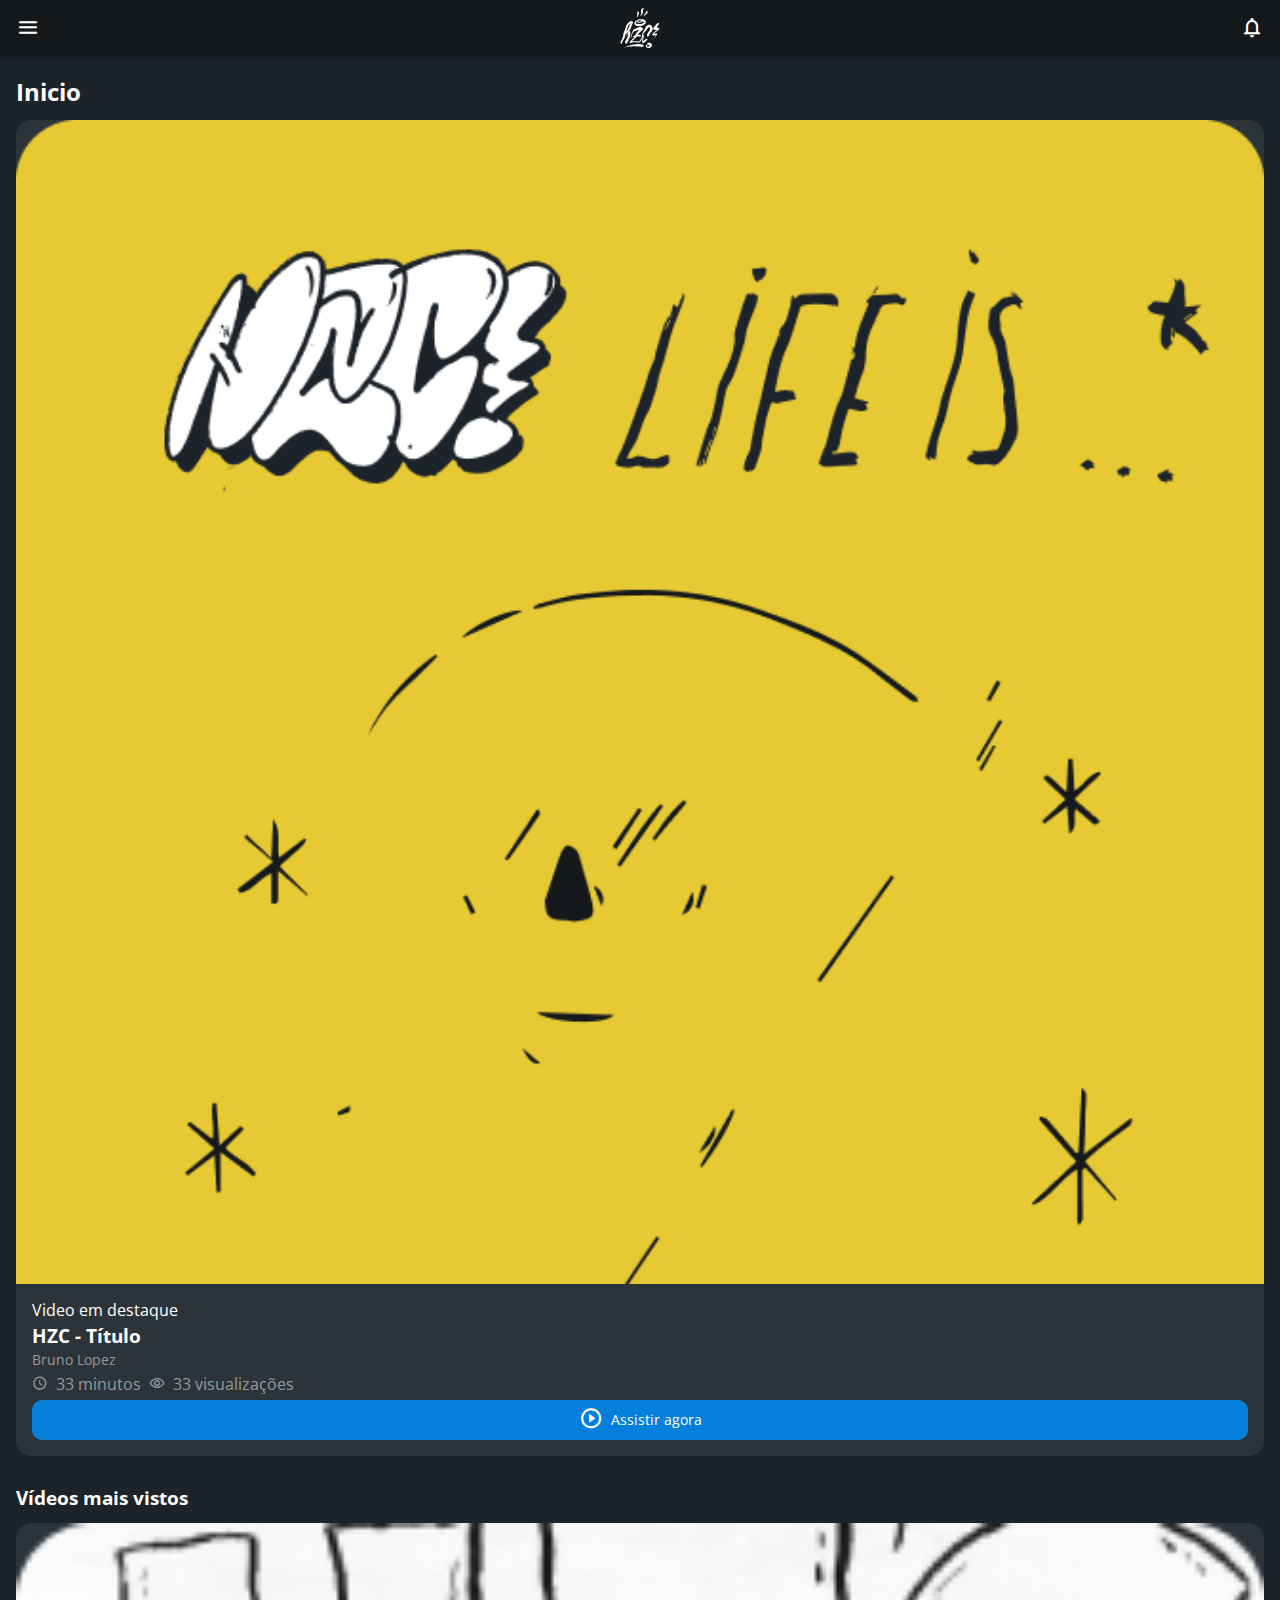
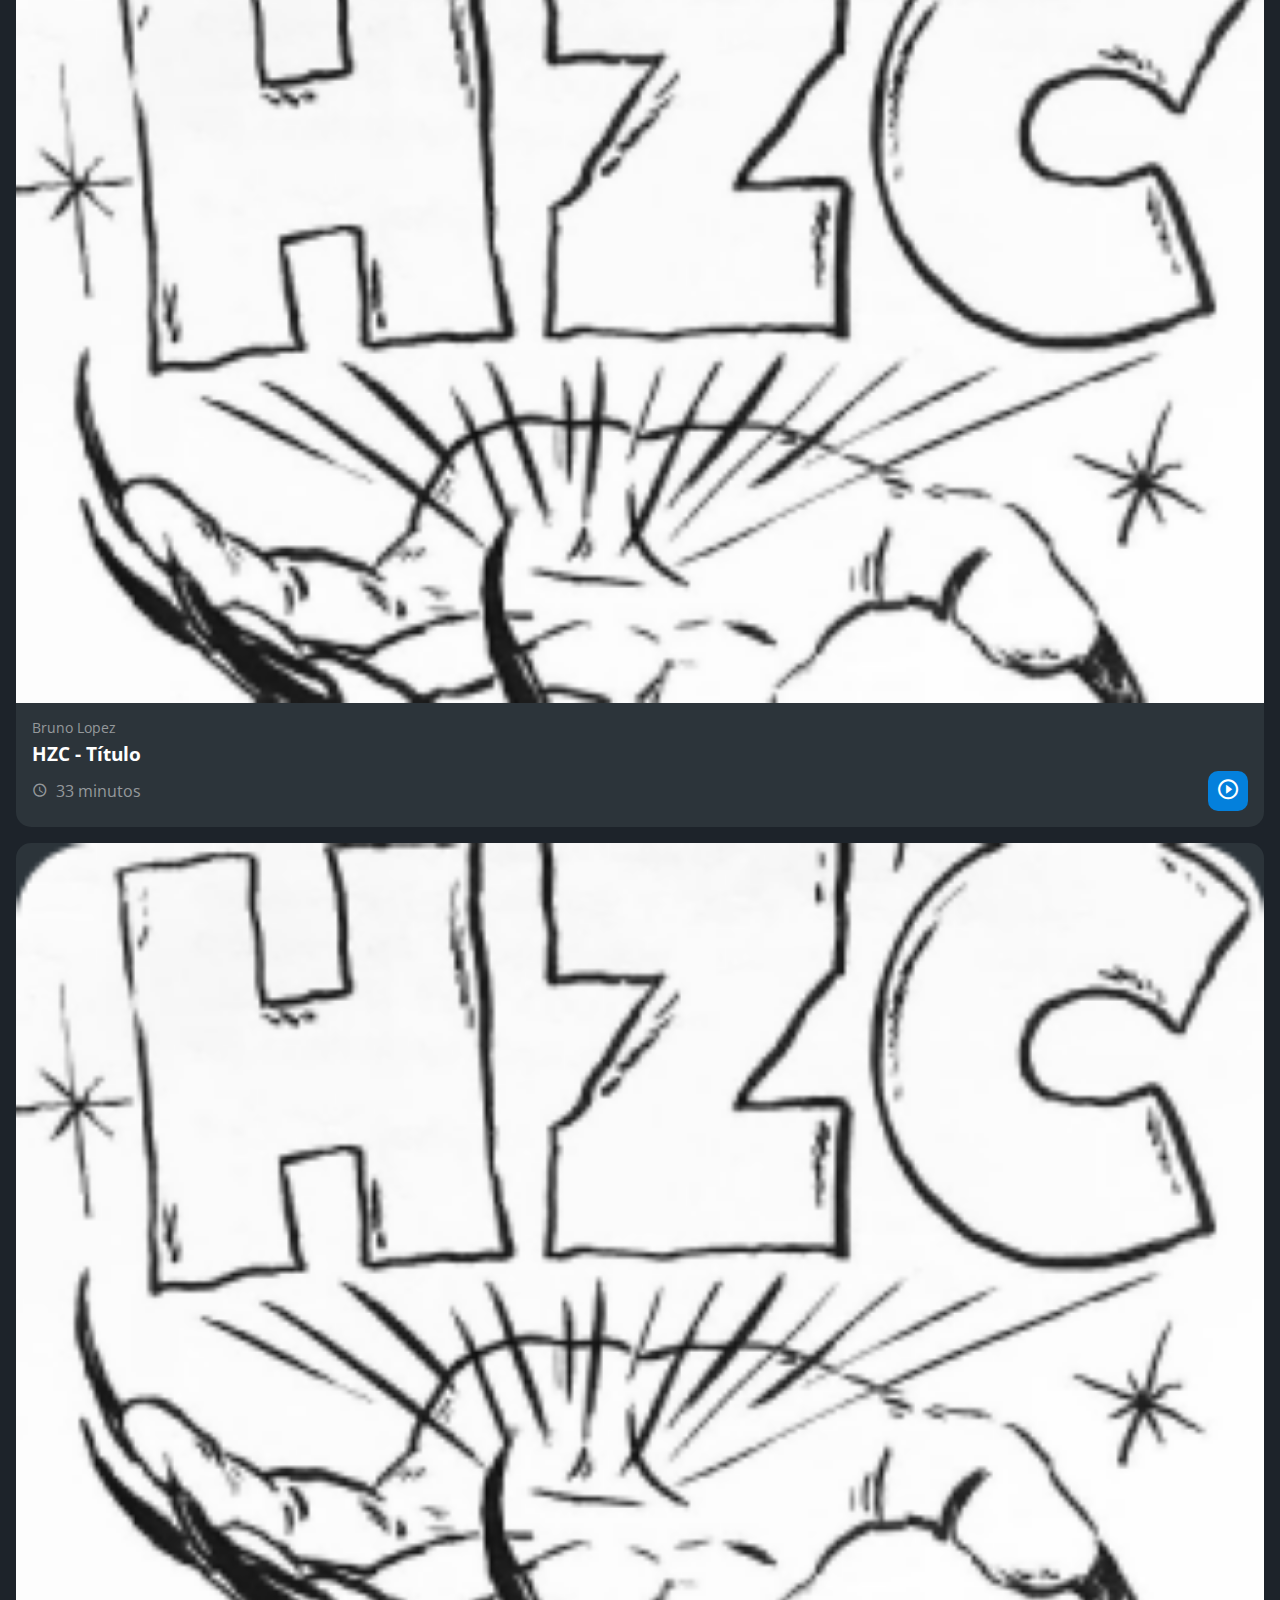
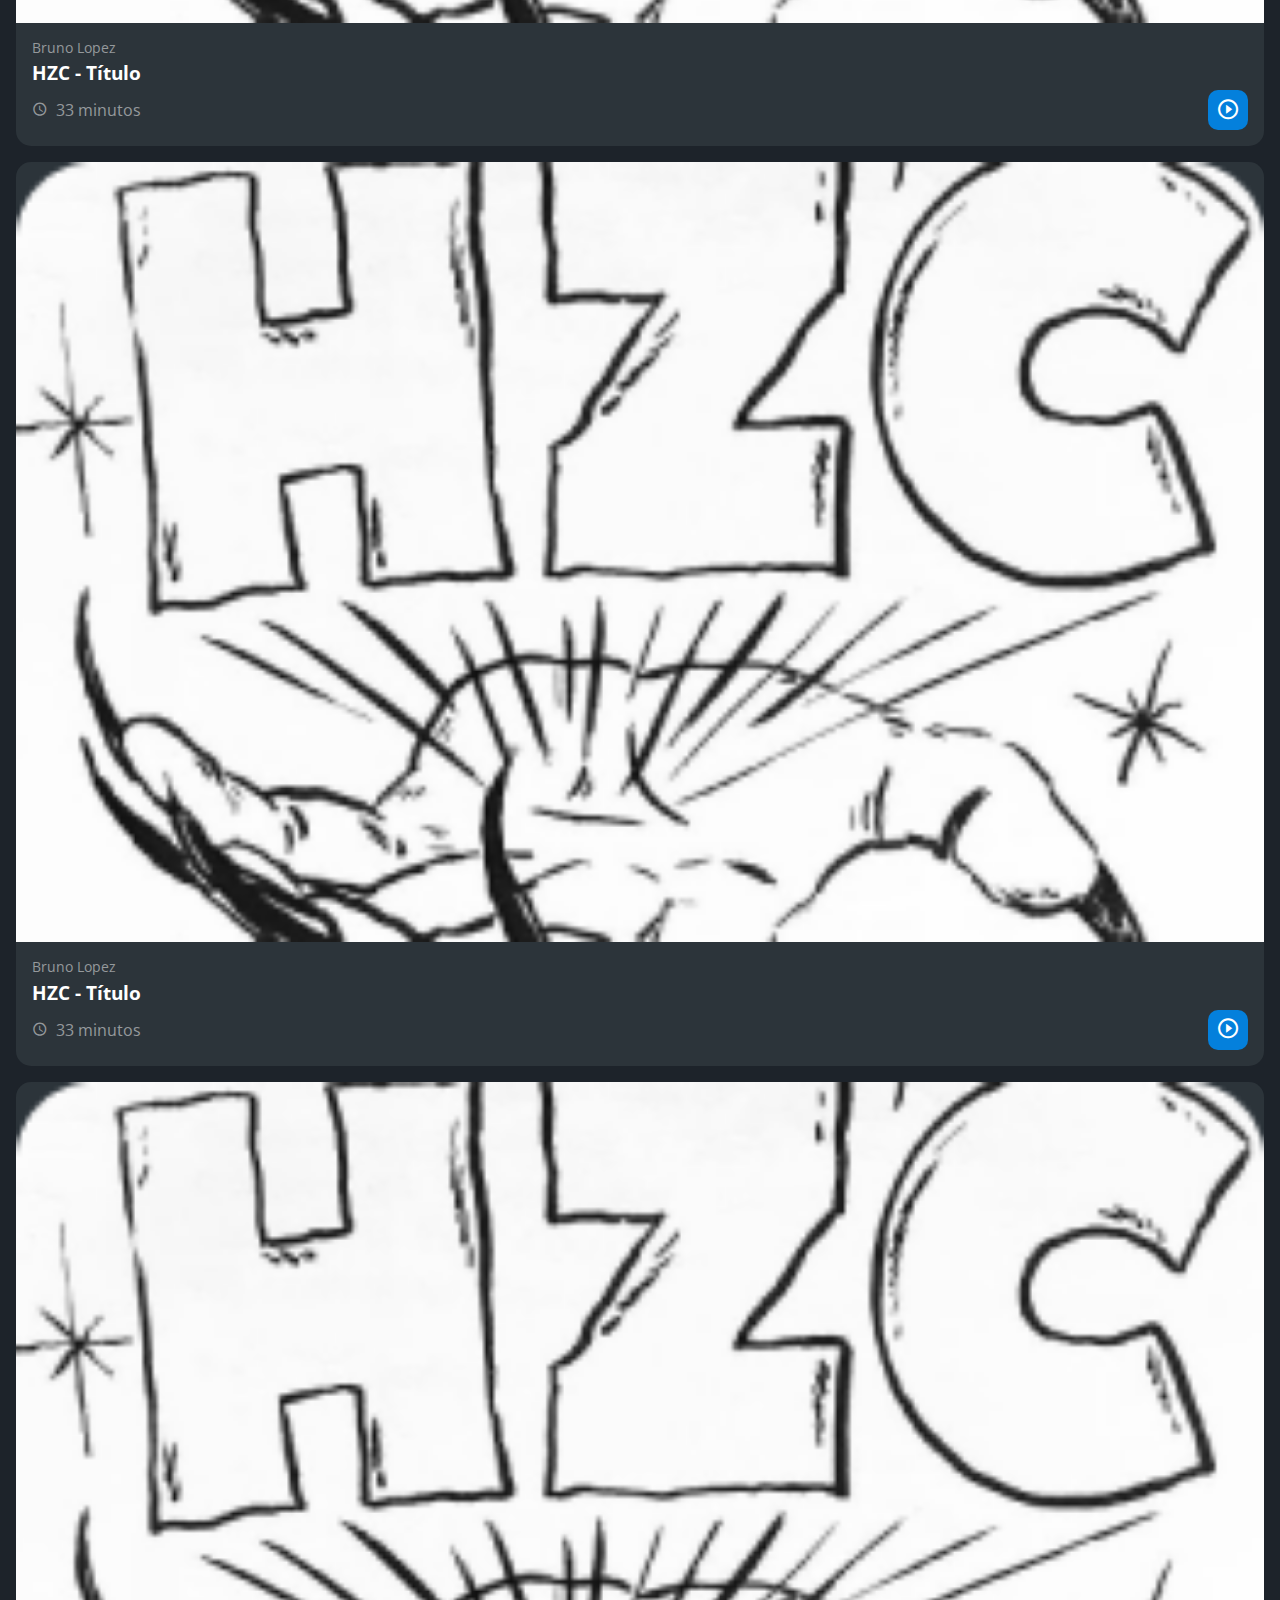
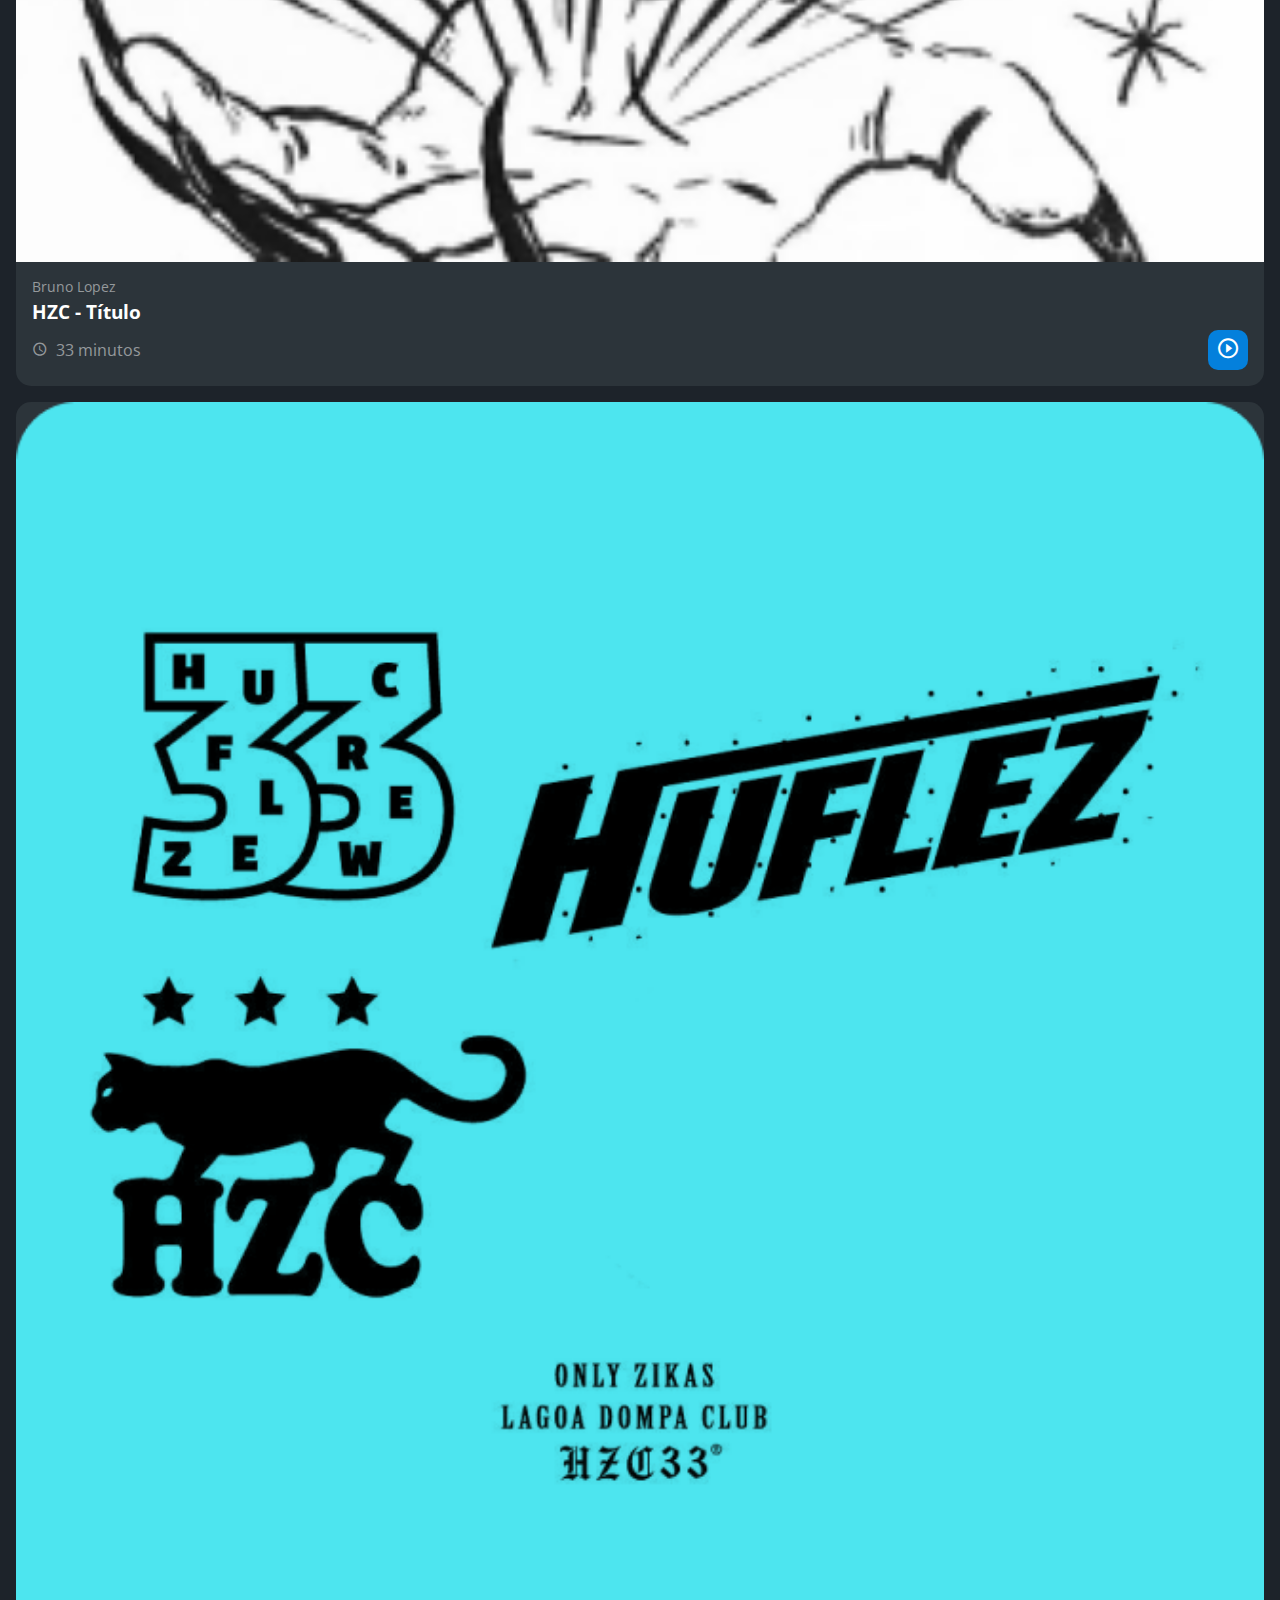
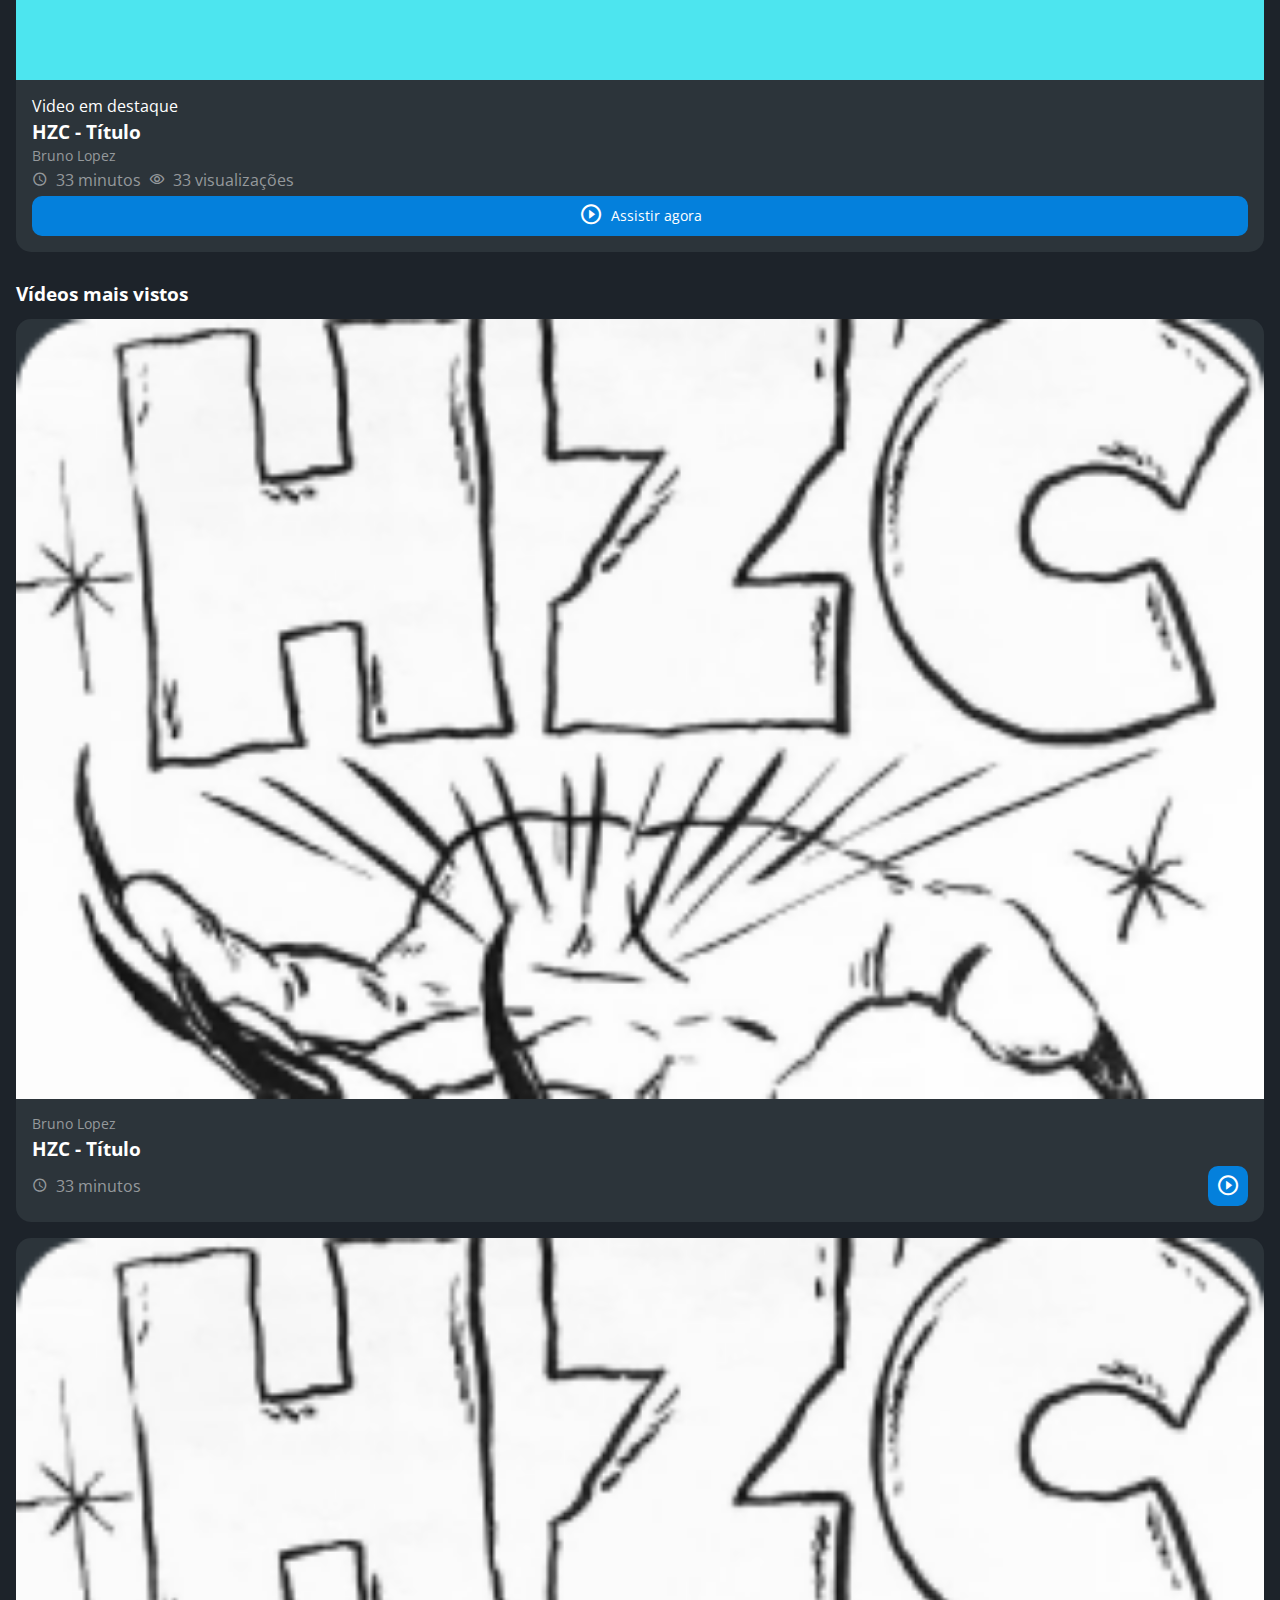
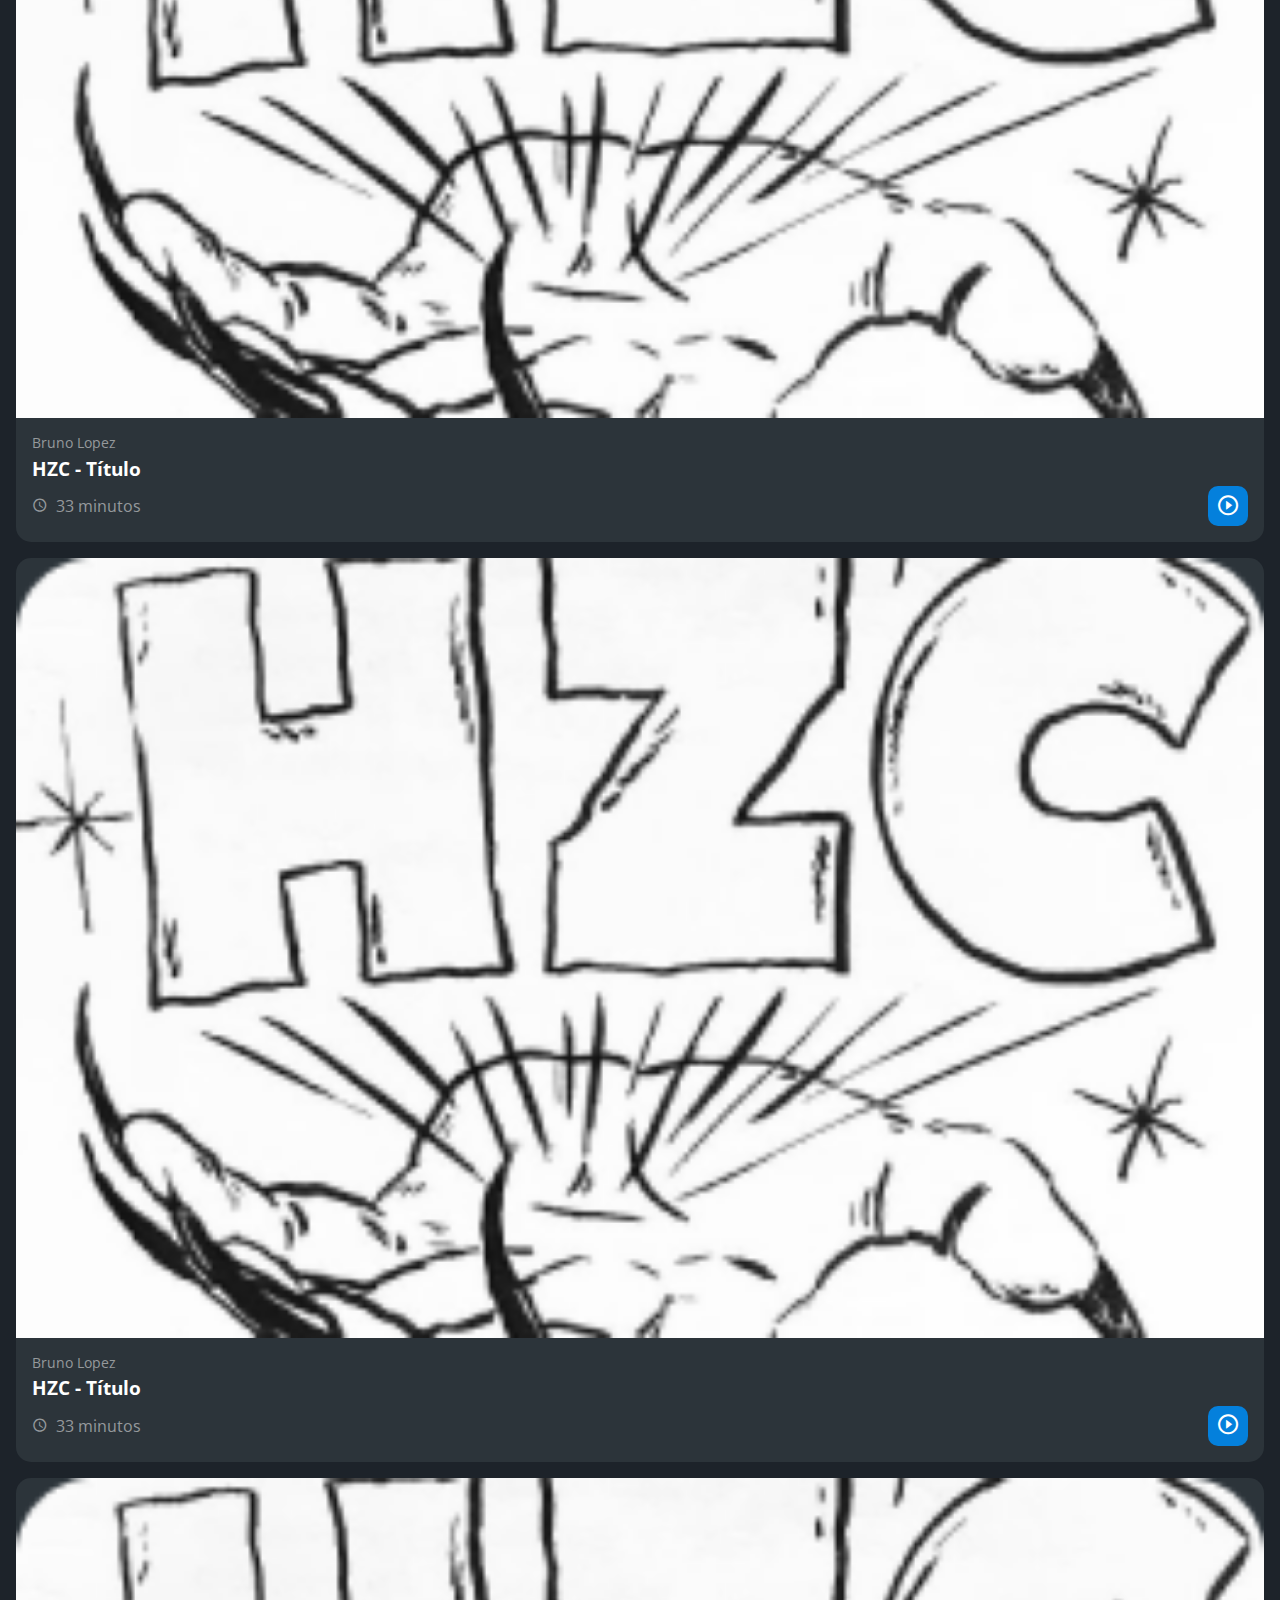
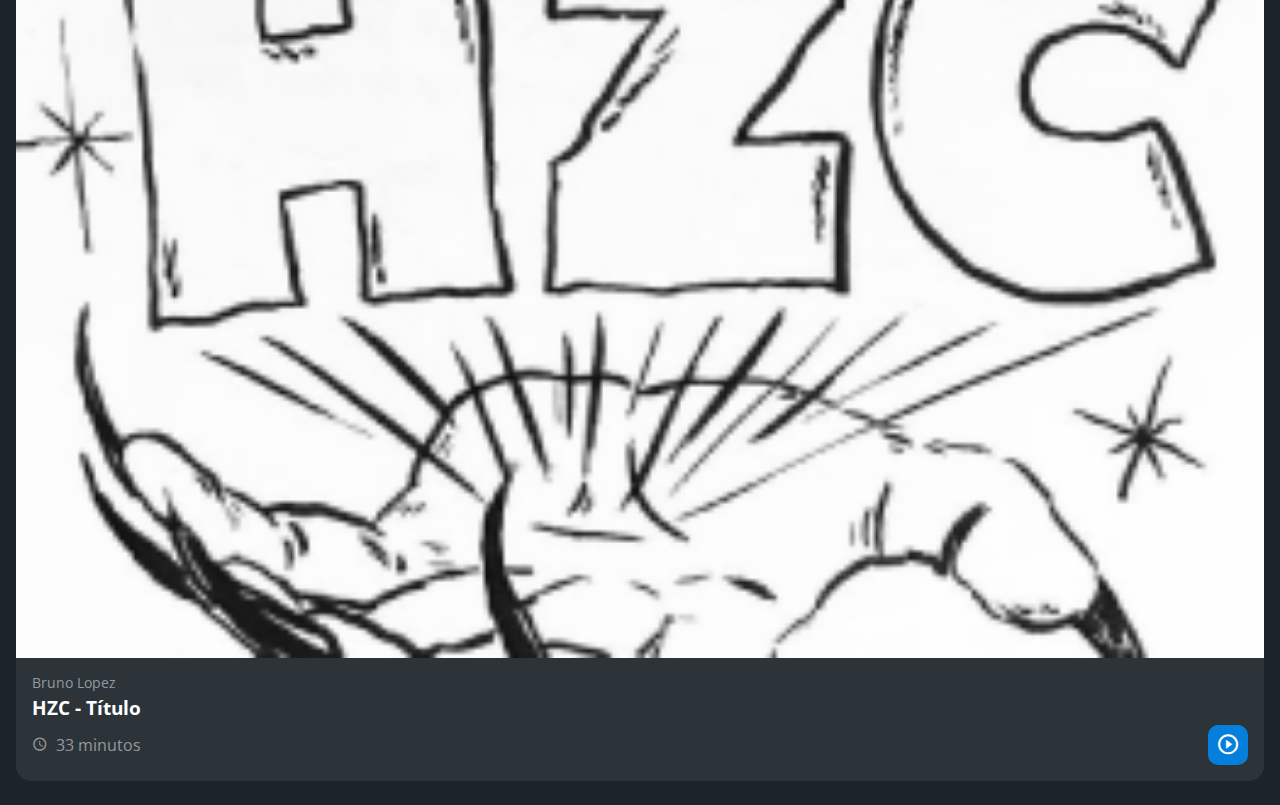
<file: index.html>
<!DOCTYPE html>
<html lang="pt-br">
<head>
    <meta charset="UTF-8">
    <meta http-equiv="X-UA-Compatible" content="IE=edge">
    <meta name="viewport" content="width=device-width, initial-scale=1.0">
    <title>HZC | Home</title>
    <link rel="preconnect" href="https://fonts.googleapis.com">
<link rel="preconnect" href="https://fonts.gstatic.com" crossorigin>
<link rel="stylesheet" href="https://fonts.googleapis.com/css2?family=Open+Sans:wght@400;600;700&display=swap">
<link rel="stylesheet" href="assets/css/reset.css">
<link rel="stylesheet" href="assets/css/style.css">
</head>
<body>
    <header class="cabecalho">
        <button class="cabecalho__menu" aria-label="Menu"><i></i></button>
        <img src="assets/img/logo.svg" alt="Logo da HZC" class="cabecalho__logo">
        <p class="cabecalho__perfil">Bruno Lopez</p>
        <button class="cabecalho__notificacao" aria-label="Notificação"><i></i></button>
    </header>
    <nav class="menu-lateral">
        <img src="assets/img/logo.svg" alt="Logotipo da HCZ" class="menu-lateral__logo">
        <a href="#" class="menu-lateral__link menu-lateral__link--inicio menu-lateral__link--ativo">Início</a>
        <a href="#" class="menu-lateral__link menu-lateral__link--videos">Video</a>
        <a href="#" class="menu-lateral__link menu-lateral__link--picos">Picos</a>
        <a href="#" class="menu-lateral__link menu-lateral__link--integrantes">Integrantes</a>
        <a href="#" class="menu-lateral__link menu-lateral__link--camisas">Camisas</a>
        <a href="#" class="menu-lateral__link menu-lateral__link--pinturas">Pinturas</a>
    </nav>

    <main class="principal">
        <h2 class="titulo-pagina">Inicio</h2>
        <article class="cartao cartao--destaque destaque-video">
            <img src="assets/img/banner-mobile_1.png" alt="Banner do cartao" class="cartao__imagem cartao__imagem--mobile">
            <img src="assets/img/banner_1.png" alt="Banner do cartao" class="cartao__imagem cartao__imagem--desktop">
            <div class="cartao__conteudo">
                <p class="cartao__destaque">Video em destaque</p>
                <h3 class="cartao__titulo">HZC - Título</h3>
                <p class="cartao__perfil">Bruno Lopez</p>
                <p class="cartao__info cartao__info--tempo">33 minutos</p>
                <p class="cartao__info cartao__info--visualizacao">33 visualizações</p>
                <button class="cartao__botao cartao__botao--play cartao__botao--destaque">Assistir agora</button>
            </div>
        </article>
        
        <article class="cartao cartao--recentes videos-recentes">
            <h3 class="cartao__titulo">Vídeos recentes</h3>
            <a href="#" class="cartao__link">Ver todos</a>
            <ul class="cartao__lista">
                <li class="cartao__item">
                    <img src="assets/img/miniatura_1.png" alt="Thumbnail" class="cartao__item--thumbnail">
                    <h4 class="cartao__item-titulo">HZC - Love machine</h4>
                    <p class="cartao__item-perfil">Bruno Lopez</p>
                </li>
                <li class="cartao__item">
                    <img src="assets/img/miniatura_1.png" alt="Thumbnail" class="cartao__item--thumbnail">
                    <h4 class="cartao__item-titulo">HZC - Love machine</h4>
                    <p class="cartao__item-perfil">Bruno Lopez</p>
                </li>
                <li class="cartao__item">
                    <img src="assets/img/miniatura_1.png" alt="Thumbnail" class="cartao__item--thumbnail">
                    <h4 class="cartao__item-titulo">HZC - Love machine</h4>
                    <p class="cartao__item-perfil">Bruno Lopez</p>
                </li>
                <li class="cartao__item">
                    <img src="assets/img/miniatura_1.png" alt="Thumbnail" class="cartao__item--thumbnail">
                    <h4 class="cartao__item-titulo">HZC - Love machine</h4>
                    <p class="cartao__item-perfil">Bruno Lopez</p>
                </li>
                <li class="cartao__item">
                    <img src="assets/img/miniatura_1.png" alt="Thumbnail" class="cartao__item--thumbnail">
                    <h4 class="cartao__item-titulo">HZC - Love machine</h4>
                    <p class="cartao__item-perfil">Bruno Lopez</p>
                </li>
            </ul>
        </article>

        <section class="secao secao-videos">
            <h3 class="titulo-secao">Vídeos mais vistos</h3>
            <article class="cartao">
                <img src="assets/img/video_1.png" alt="Video" class="cartao__imagem">
                <div class="cartao__conteudo">
                    <p class="cartao__perfil">Bruno Lopez</p>
                    <h3 class="cartao__titulo">HZC - Título</h3>
                    <p class="cartao__info cartao__info--tempo">33 minutos</p>
                    <button class="cartao__botao cartao__botao--play" aria-label="Assistir agora"></button>
                </div>
            </article>

            <article class="cartao">
                <img src="assets/img/video_1.png" alt="Video" class="cartao__imagem">
                <div class="cartao__conteudo">
                    <p class="cartao__perfil">Bruno Lopez</p>
                    <h3 class="cartao__titulo">HZC - Título</h3>
                    <p class="cartao__info cartao__info--tempo">33 minutos</p>
                    <button class="cartao__botao cartao__botao--play" aria-label="Assistir agora"></button>
                </div>
            </article>

            <article class="cartao">
                <img src="assets/img/video_1.png" alt="Video" class="cartao__imagem">
                <div class="cartao__conteudo">
                    <p class="cartao__perfil">Bruno Lopez</p>
                    <h3 class="cartao__titulo">HZC - Título</h3>
                    <p class="cartao__info cartao__info--tempo">33 minutos</p>
                    <button class="cartao__botao cartao__botao--play" aria-label="Assistir agora"></button>
                </div>
            </article>

            <article class="cartao">
                <img src="assets/img/video_1.png" alt="Video" class="cartao__imagem">
                <div class="cartao__conteudo">
                    <p class="cartao__perfil">Bruno Lopez</p>
                    <h3 class="cartao__titulo">HZC - Título</h3>
                    <p class="cartao__info cartao__info--tempo">33 minutos</p>
                    <button class="cartao__botao cartao__botao--play" aria-label="Assistir agora"></button>
                </div>
            </article>
        </section>

        <article class="cartao cartao--recentes produtos-recentes">
            <h3 class="cartao__titulo">Vídeos recentes</h3>
            <a href="#" class="cartao__link">Ver todos</a>
            <ul class="cartao__lista">
                <li class="cartao__item">
                    <img src="assets/img/miniatura_1.png" alt="Thumbnail" class="cartao__item--thumbnail">
                    <h4 class="cartao__item-titulo">HZC - Love machine</h4>
                    <p class="cartao__item-perfil">Bruno Lopez</p>
                </li>
                <li class="cartao__item">
                    <img src="assets/img/miniatura_1.png" alt="Thumbnail" class="cartao__item--thumbnail">
                    <h4 class="cartao__item-titulo">HZC - Love machine</h4>
                    <p class="cartao__item-perfil">Bruno Lopez</p>
                </li>
                <li class="cartao__item">
                    <img src="assets/img/miniatura_1.png" alt="Thumbnail" class="cartao__item--thumbnail">
                    <h4 class="cartao__item-titulo">HZC - Love machine</h4>
                    <p class="cartao__item-perfil">Bruno Lopez</p>
                </li>
                <li class="cartao__item">
                    <img src="assets/img/miniatura_1.png" alt="Thumbnail" class="cartao__item--thumbnail">
                    <h4 class="cartao__item-titulo">HZC - Love machine</h4>
                    <p class="cartao__item-perfil">Bruno Lopez</p>
                </li>
                <li class="cartao__item">
                    <img src="assets/img/miniatura_1.png" alt="Thumbnail" class="cartao__item--thumbnail">
                    <h4 class="cartao__item-titulo">HZC - Love machine</h4>
                    <p class="cartao__item-perfil">Bruno Lopez</p>
                </li>
            </ul>
        </article>

        <article class="cartao cartao--destaque destaque-produtos">
            <img src="assets/img/banner-mobile_2.png" alt="Banner do cartao" class="cartao__imagem cartao__imagem--mobile">
            <img src="assets/img/banner_2.png" alt="Banner do cartao" class="cartao__imagem cartao__imagem--desktop">
            <div class="cartao__conteudo">
                <p class="cartao__destaque">Video em destaque</p>
                <h3 class="cartao__titulo">HZC - Título</h3>
                <p class="cartao__perfil">Bruno Lopez</p>
                <p class="cartao__info cartao__info--tempo">33 minutos</p>
                <p class="cartao__info cartao__info--visualizacao">33 visualizações</p>
                <button class="cartao__botao cartao__botao--play cartao__botao--destaque">Assistir agora</button>
            </div>
        </article>

        <section class="secao secao-produtos">
            <h3 class="titulo-secao">Vídeos mais vistos</h3>
            <article class="cartao">
                <img src="assets/img/video_1.png" alt="Video" class="cartao__imagem">
                <div class="cartao__conteudo">
                    <p class="cartao__perfil">Bruno Lopez</p>
                    <h3 class="cartao__titulo">HZC - Título</h3>
                    <p class="cartao__info cartao__info--tempo">33 minutos</p>
                    <button class="cartao__botao cartao__botao--play" aria-label="Assistir agora"></button>
                </div>
            </article>

            <article class="cartao">
                <img src="assets/img/video_1.png" alt="Video" class="cartao__imagem">
                <div class="cartao__conteudo">
                    <p class="cartao__perfil">Bruno Lopez</p>
                    <h3 class="cartao__titulo">HZC - Título</h3>
                    <p class="cartao__info cartao__info--tempo">33 minutos</p>
                    <button class="cartao__botao cartao__botao--play" aria-label="Assistir agora"></button>
                </div>
            </article>

            <article class="cartao">
                <img src="assets/img/video_1.png" alt="Video" class="cartao__imagem">
                <div class="cartao__conteudo">
                    <p class="cartao__perfil">Bruno Lopez</p>
                    <h3 class="cartao__titulo">HZC - Título</h3>
                    <p class="cartao__info cartao__info--tempo">33 minutos</p>
                    <button class="cartao__botao cartao__botao--play" aria-label="Assistir agora"></button>
                </div>
            </article>

            <article class="cartao">
                <img src="assets/img/video_1.png" alt="Video" class="cartao__imagem">
                <div class="cartao__conteudo">
                    <p class="cartao__perfil">Bruno Lopez</p>
                    <h3 class="cartao__titulo">HZC - Título</h3>
                    <p class="cartao__info cartao__info--tempo">33 minutos</p>
                    <button class="cartao__botao cartao__botao--play" aria-label="Assistir agora"></button>
                </div>
            </article>
        </section>
    </main>
    <script src="index.js"></script>
</body>
</html>
</file>
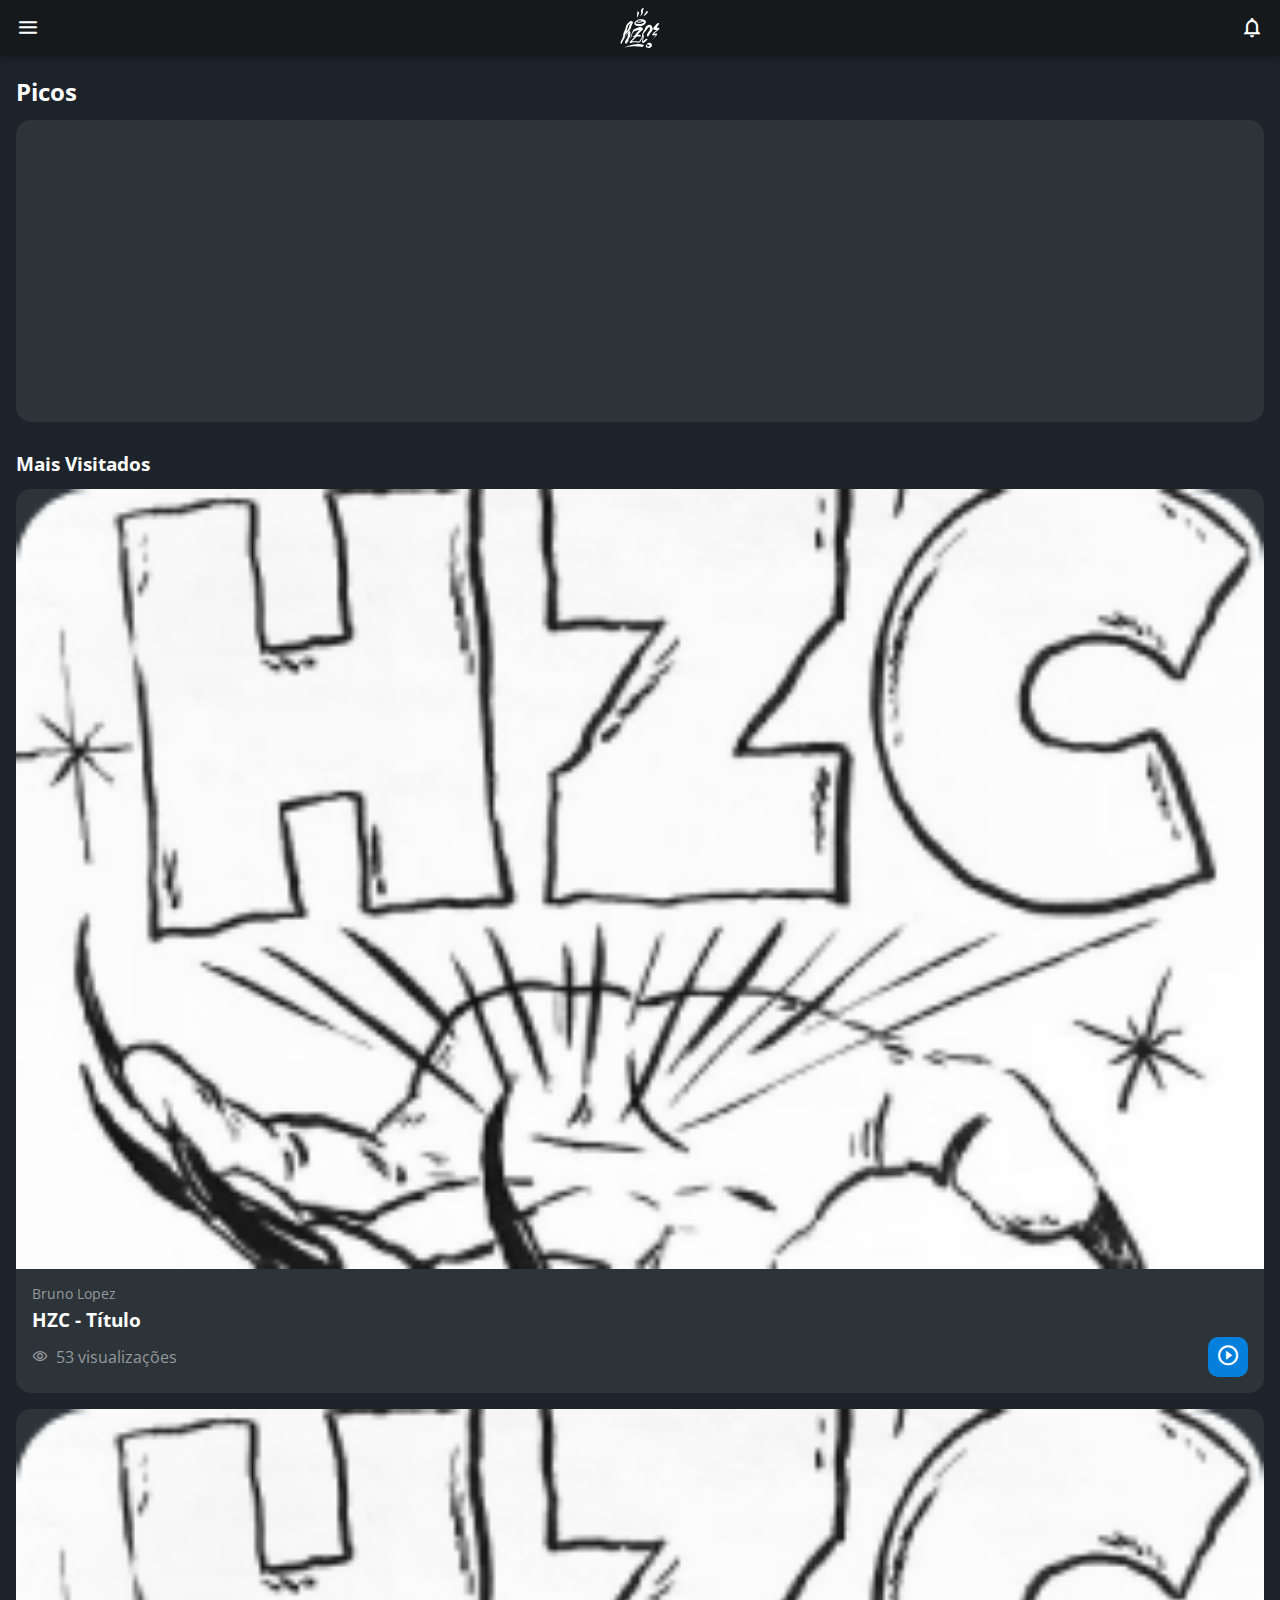
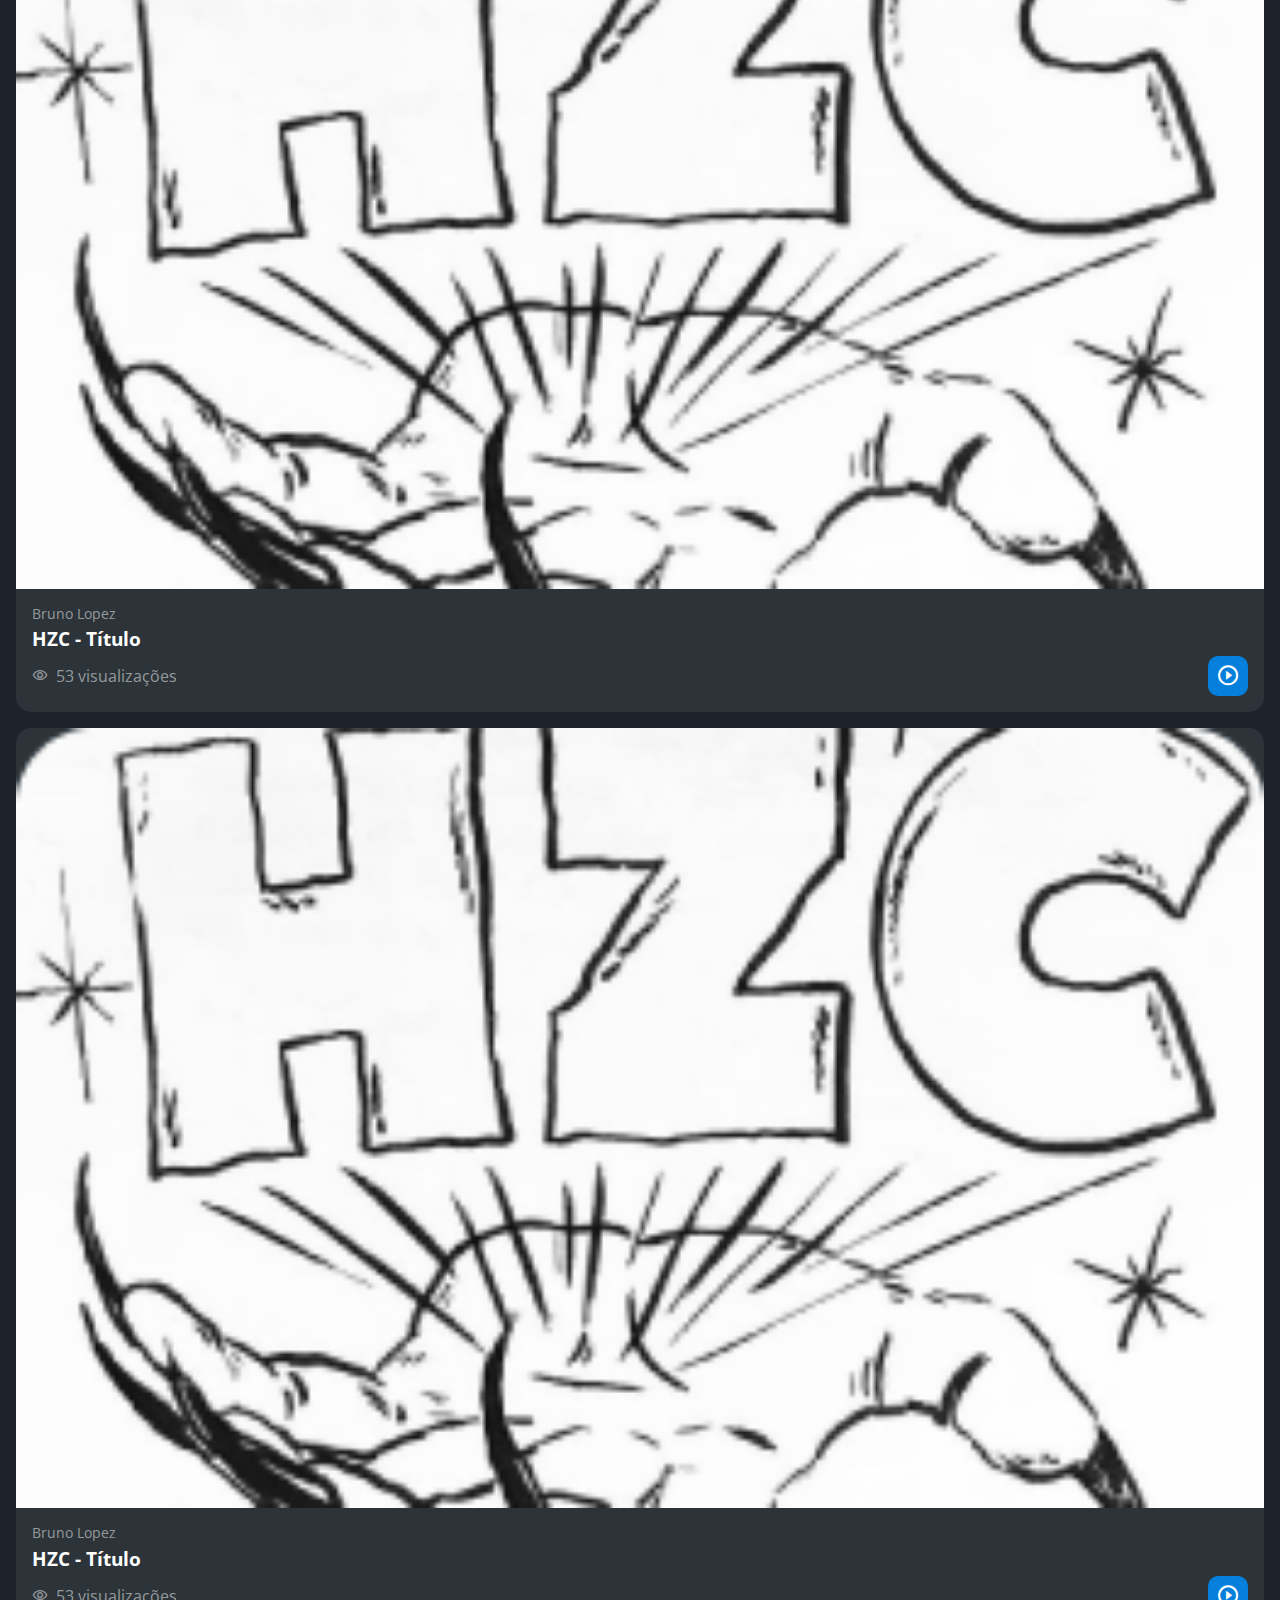
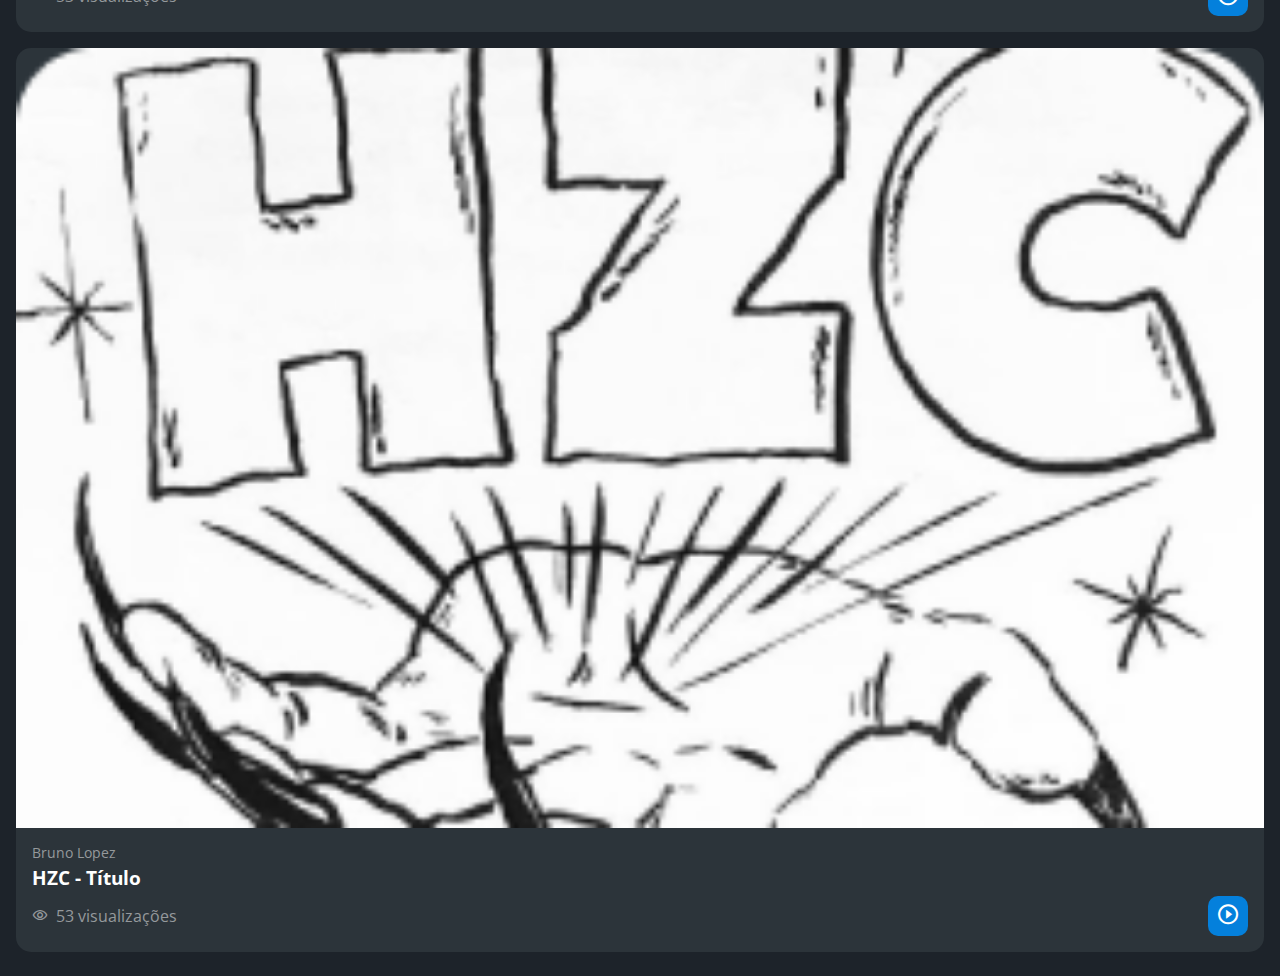
<file: picos.html>
<!DOCTYPE html>
<html lang="pt-br">
<head>
    <meta charset="UTF-8">
    <meta http-equiv="X-UA-Compatible" content="IE=edge">
    <meta name="viewport" content="width=device-width, initial-scale=1.0">
    <title>HZC | Picos</title>
    <link rel="preconnect" href="https://fonts.googleapis.com">
<link rel="preconnect" href="https://fonts.gstatic.com" crossorigin>
<link rel="stylesheet" href="https://fonts.googleapis.com/css2?family=Open+Sans:wght@400;600;700&display=swap">
<link rel="stylesheet" href="assets/css/reset.css">
<link rel="stylesheet" href="assets/css/style.css">
</head>
<body>
    <header class="cabecalho">
        <button class="cabecalho__menu" aria-label="Menu"><i></i></button>
        <img src="assets/img/logo.svg" alt="Logo da HZC" class="cabecalho__logo">
        <p class="cabecalho__perfil">Bruno Lopez</p>
        <button class="cabecalho__notificacao" aria-label="Notificação"><i></i></button>
    </header>
    <nav class="menu-lateral">
        <img src="assets/img/logo.svg" alt="Logotipo da HCZ" class="menu-lateral__logo">
        <a href="#" class="menu-lateral__link menu-lateral__link--inicio menu-lateral__link--ativo">Início</a>
        <a href="#" class="menu-lateral__link menu-lateral__link--videos">Video</a>
        <a href="#" class="menu-lateral__link menu-lateral__link--picos">Picos</a>
        <a href="#" class="menu-lateral__link menu-lateral__link--integrantes">Integrantes</a>
        <a href="#" class="menu-lateral__link menu-lateral__link--camisas">Camisas</a>
        <a href="#" class="menu-lateral__link menu-lateral__link--pinturas">Pinturas</a>
    </nav>

    <main class="principal">
        <h2 class="titulo-pagina">Picos</h2>

        <article class="cartao cartao--destaque destaque-video mapa">
            <iframe class="mapa" src="https://www.google.com/maps/embed?pb=!1m18!1m12!1m3!1d3656.4499774664678!2d-46.634520584475176!3d-23.588189868469943!2m3!1f0!2f0!3f0!3m2!1i1024!2i768!4f13.1!3m3!1m2!1s0x94ce5a2b2ed7f3a1%3A0xab35da2f5ca62674!2sAlura%20-%20Escola%20Online%20de%20Tecnologia!5e0!3m2!1spt-BR!2sbr!4v1669074867485!5m2!1spt-BR!2sbr" width="100%" height="300" style="border:0;" allowfullscreen="" loading="lazy" referrerpolicy="no-referrer-when-downgrade"></iframe>
        </article>
        
        <article class="cartao cartao--recentes videos-recentes">
        <h3 class="cartao__titulo">Favoritos</h3>
            <a href="#" class="cartao__link">Ver todos</a>
            <ul class="cartao__lista">
                <li class="cartao__item">
                    <img src="assets/img/miniatura_1.png" alt="Thumbnail" class="cartao__item--thumbnail">
                    <h4 class="cartao__item-titulo">HZC - Love machine</h4>
                    <p class="cartao__item-perfil">Bruno Lopez</p>
                </li>
                <li class="cartao__item">
                    <img src="assets/img/miniatura_1.png" alt="Thumbnail" class="cartao__item--thumbnail">
                    <h4 class="cartao__item-titulo">HZC - Love machine</h4>
                    <p class="cartao__item-perfil">Bruno Lopez</p>
                </li>
                <li class="cartao__item">
                    <img src="assets/img/miniatura_1.png" alt="Thumbnail" class="cartao__item--thumbnail">
                    <h4 class="cartao__item-titulo">HZC - Love machine</h4>
                    <p class="cartao__item-perfil">Bruno Lopez</p>
                </li>
                <li class="cartao__item">
                    <img src="assets/img/miniatura_1.png" alt="Thumbnail" class="cartao__item--thumbnail">
                    <h4 class="cartao__item-titulo">HZC - Love machine</h4>
                    <p class="cartao__item-perfil">Bruno Lopez</p>
                </li>
                <li class="cartao__item">
                    <img src="assets/img/miniatura_1.png" alt="Thumbnail" class="cartao__item--thumbnail">
                    <h4 class="cartao__item-titulo">HZC - Love machine</h4>
                    <p class="cartao__item-perfil">Bruno Lopez</p>
                </li>
            </ul>
        </article>

        <section class="secao secao-videos">
            <h3 class="titulo-secao">Mais Visitados</h3>
            <article class="cartao">
                <img src="assets/img/video_1.png" alt="Video" class="cartao__imagem">
                <div class="cartao__conteudo">
                    <p class="cartao__perfil">Bruno Lopez</p>
                    <h3 class="cartao__titulo">HZC - Título</h3>
                    <p class="cartao__info cartao__info--visualizacao">53 visualizações</p>
                    <button class="cartao__botao cartao__botao--play" aria-label="Assistir agora"></button>
                </div>
            </article>

            <article class="cartao">
                <img src="assets/img/video_1.png" alt="Video" class="cartao__imagem">
                <div class="cartao__conteudo">
                    <p class="cartao__perfil">Bruno Lopez</p>
                    <h3 class="cartao__titulo">HZC - Título</h3>
                    <p class="cartao__info cartao__info--visualizacao">53 visualizações</p>
                    <button class="cartao__botao cartao__botao--play" aria-label="Assistir agora"></button>
                </div>
            </article>

            <article class="cartao">
                <img src="assets/img/video_1.png" alt="Video" class="cartao__imagem">
                <div class="cartao__conteudo">
                    <p class="cartao__perfil">Bruno Lopez</p>
                    <h3 class="cartao__titulo">HZC - Título</h3>
                    <p class="cartao__info cartao__info--visualizacao">53 visualizações</p>
                    <button class="cartao__botao cartao__botao--play" aria-label="Assistir agora"></button>
                </div>
            </article>

            <article class="cartao">
            <img src="assets/img/video_1.png" alt="Video" class="cartao__imagem">
                <div class="cartao__conteudo">
                    <p class="cartao__perfil">Bruno Lopez</p>
                    <h3 class="cartao__titulo">HZC - Título</h3>
                    <p class="cartao__info cartao__info--visualizacao">53 visualizações</p>
                    <button class="cartao__botao cartao__botao--play" aria-label="Assistir agora"></button>
                </div>
            </article>
        </section>
    </main>
</body>
</html>
</file>
<file: assets/css/style.css>
@font-face {
    font-family: 'icones';
    src: url(../font/icones.ttf);
}

body {
    background-color: #1D232A;
    font-family: 'Open Sans', 'icones', sans-serif;
    color: #FFFFFF;
}

@media screen and (min-width: 1440px) {
    body {
        display: grid;
        grid-template-columns: auto 1fr;
    }        
}

.cabecalho {
    display: flex;
    justify-content: space-between;
    align-items: center;
    background-color: #15191C;
    padding: 8px 16px;
    box-shadow: 0px 4px 4px rgba(0, 0, 0, 0.16);
}

.cabecalho__menu::before {
    content: "\e904";
    font-size: 24px;
}

.cabecalho__notificacao::before {
    content: "\e906";
    font-size: 24px;
}

.cabecalho__logo {
    width: 40px;
}

.cabecalho__perfil {
    display: none;
}

@media screen and (min-width: 1440px) {
    .cabecalho {
        background-color: #1D232A;
        display: grid;
        column-gap: 32px;
        grid-template-columns: 1fr auto;
        padding: 16px 60px;
        height: 80px;
        box-sizing: border-box;
        grid-column: 2;
    }

    .cabecalho__menu {
        display: none;
    }

    .cabecalho__logo {
        display: none;
    }

    .cabecalho__perfil {
        display: grid;
        grid-template-columns: repeat(3, auto);
        column-gap: 8px;
        align-items: center;
        justify-self: flex-end;
        color: #95999C;
        padding: 8px 32px;
        border-right: 1px solid #95999C;
    }
}

.cabecalho__perfil::before {
    content: "";
    display: block;
    width: 32px;
    height: 32px;
    background-image: url(../img/profile_2.png);
    background-size: contain;
    background-repeat: no-repeat;
    background-position: center;
}

.cabecalho__perfil::after {
    content: "\e90d";
    color: #FFFFFF;
    font-size: 1.5rem;
}

.menu-lateral {
    display: flex;
    flex-direction: column;
    background-color: #15191C;
    width: 75vw;
    height: 100vh;

    position: absolute;
    left: -100vw;
    transition: .25s;
}
.menu-lateral--ativo {
    left: 0;
    transition: .25s;
}

.menu-lateral__logo {
    width: 118px;
    align-self: center;
    padding: 16px;
}

.menu-lateral__link {
    height: 64px;
    color: #95999C;
    padding-left: 64px;
    display: flex;
    align-items: center;
}

.menu-lateral__link::before {
    content: "\e900";
    width: 24px;
    height: 24px;
    font-size: 24px;
    position: absolute;
    left: 24px;
}

@media screen and (min-width: 1440px) {
    .menu-lateral {
        position: static;
        width: 200px;
        grid-column: 1;
        grid-row: 1 / span 2;
    }
}

.menu-lateral__link--ativo {
    color: #FFFFFF;
    padding-left: 56px;
    border-left: 8px solid #FFFFFF;
}

.menu-lateral__link--inicio::before {
    content: "\e902";
}

.menu-lateral__link--videos::before {
    content: "\e90e";
}

.menu-lateral__link--picos::before {
    content: "\e908";
}

.menu-lateral__link--integrantes::before {
    content: "\e903";
}

.menu-lateral__link--camisas::before {
    content: "\e900";
}

.menu-lateral__link--pinturas::before {
    content: "\e90a";
}

.principal {
    padding: 24px 16px;
    display: grid;
    gap: 16px;
}

.titulo-pagina {
    font-size: 1.5rem;
    font-weight: 700;
}

.titulo-secao {
    font-size: 1.2rem;
    font-weight: 700;
}

@media screen and (min-width: 1440px) {
    .principal {
        display: grid;
        grid-template-columns: auto 1fr auto;
        grid-template-areas: 
            "titulo-pagina titulo-pagina titulo-pagina"
            "destaque-video destaque-video videos-recentes"
            "secao-videos secao-videos secao-videos"
            "produtos-recentes destaque-produtos destaque-produtos"
            "secao-produtos secao-produtos secao-produtos";
        column-gap: 32px;
        padding: 16px 60px;
        grid-column: 2;
    }

    .titulo-secao {
        grid-column: span 4;
    }
}

.cartao {
    width: 100%;
    border-radius: 15px;
    overflow: hidden;
    background-color: #2C343A;
}

.cartao__imagem--desktop {
    display: none;
}

.cartao--destaque {
    margin-bottom: 16px;
}

.cartao__conteudo {
    padding: 16px;
    display: grid;
    grid-template-columns: auto 1fr;
    gap: 8px;

}

.cartao__destaque {
    grid-column: span 2;
}

.cartao__titulo {
    font-size: 1.2rem;
    font-weight: 700;
    grid-column: span 2;
}

.cartao__perfil {
    color: #95999C;
    font-size: 0.9rem;
    grid-column: span 2;
}

.cartao__info {
    display: flex;
    align-items: center;
    color: #95999C;
}

.cartao__info--tempo::before {
    content: "\e90c";
    margin-right: 8px;
}

.cartao__info--visualizacao::before {
    content: "\e90f";
    margin-right: 8px;

}

.cartao__botao {
    display: flex;
    justify-content: center;
    align-items: center;
    background-color: #0480DC;
    width: 40px;
    height: 40px;
    border-radius: 10px;
    font-size: 0.9rem;
    justify-self: flex-end;
}

.cartao__botao--play::before {
    content: "\e90b";
    font-size: 24px;
}

.cartao__botao--destaque {
    width: 100%;
    grid-column: span 2;
}

.cartao__botao--destaque::before {
    margin-right: 8px;
}

.cartao--recentes {
    display: none;
}

@media screen and (min-width: 1440px) {
    .mapa {
    height: 100%;
    }

    .cartao--destaque {
        margin-bottom: 0;
    }
    
    .cartao__imagem--mobile {
        display: none;
    }
    
    .cartao__imagem--desktop {
        display: block;
    }

    .cartao__botao--destaque {
        grid-column: auto;
        padding: 16px 8px;
    }

    .cartao--recentes {
        display: grid;
        grid-template-columns: auto auto;
        align-items: center;
        row-gap: 24px;
        width: 256px;
        padding: 16px;
        box-sizing: border-box;
        align-self: flex-start;
    }

    .cartao--recentes .cartao__titulo {
        grid-column: auto;
    }

    .cartao__link {
        font-size: 0.8rem;
        font-weight: 600;
        color: #0480DC;
        justify-self: flex-end;
    }

    .cartao__lista {
        display: grid;
        row-gap: 16px;
        grid-column: span 2;
    }

    .cartao__item {
        display: grid;
        grid-template-columns: auto 1fr;
        gap: 8px;
    }

    .cartao__item--thumbnail {
        width: 32px;
        grid-row: span 2;
    }

    .cartao__item-titulo {
        font-size: 0.9rem;
        line-height: 1.2rem;
        font-weight: 700;
    }

    .cartao__item-perfil {
        font-size: 0.8rem;
        color: #95999C;
    }
}

.secao {
    display: grid;
    gap: 16px;
}

@media screen and (min-width: 1440px) {
    .secao {
        grid-template-columns: repeat(4, 1fr);
    }

    .destaque-video {
        grid-area: destaque-video;
    }
    
    .videos-recentes {
        grid-area: videos-recentes;
    }
    
    .secao-videos {
        grid-area: secao-videos;
    }
    
    .destaque-produtos {
        grid-area: destaque-produtos;
    }
    
    .produtos-recentes {
        grid-area: produtos-recentes;
    }
    
    .secao-produtos {
        grid-area: secao-produtos;
    }
    
}
</file>
